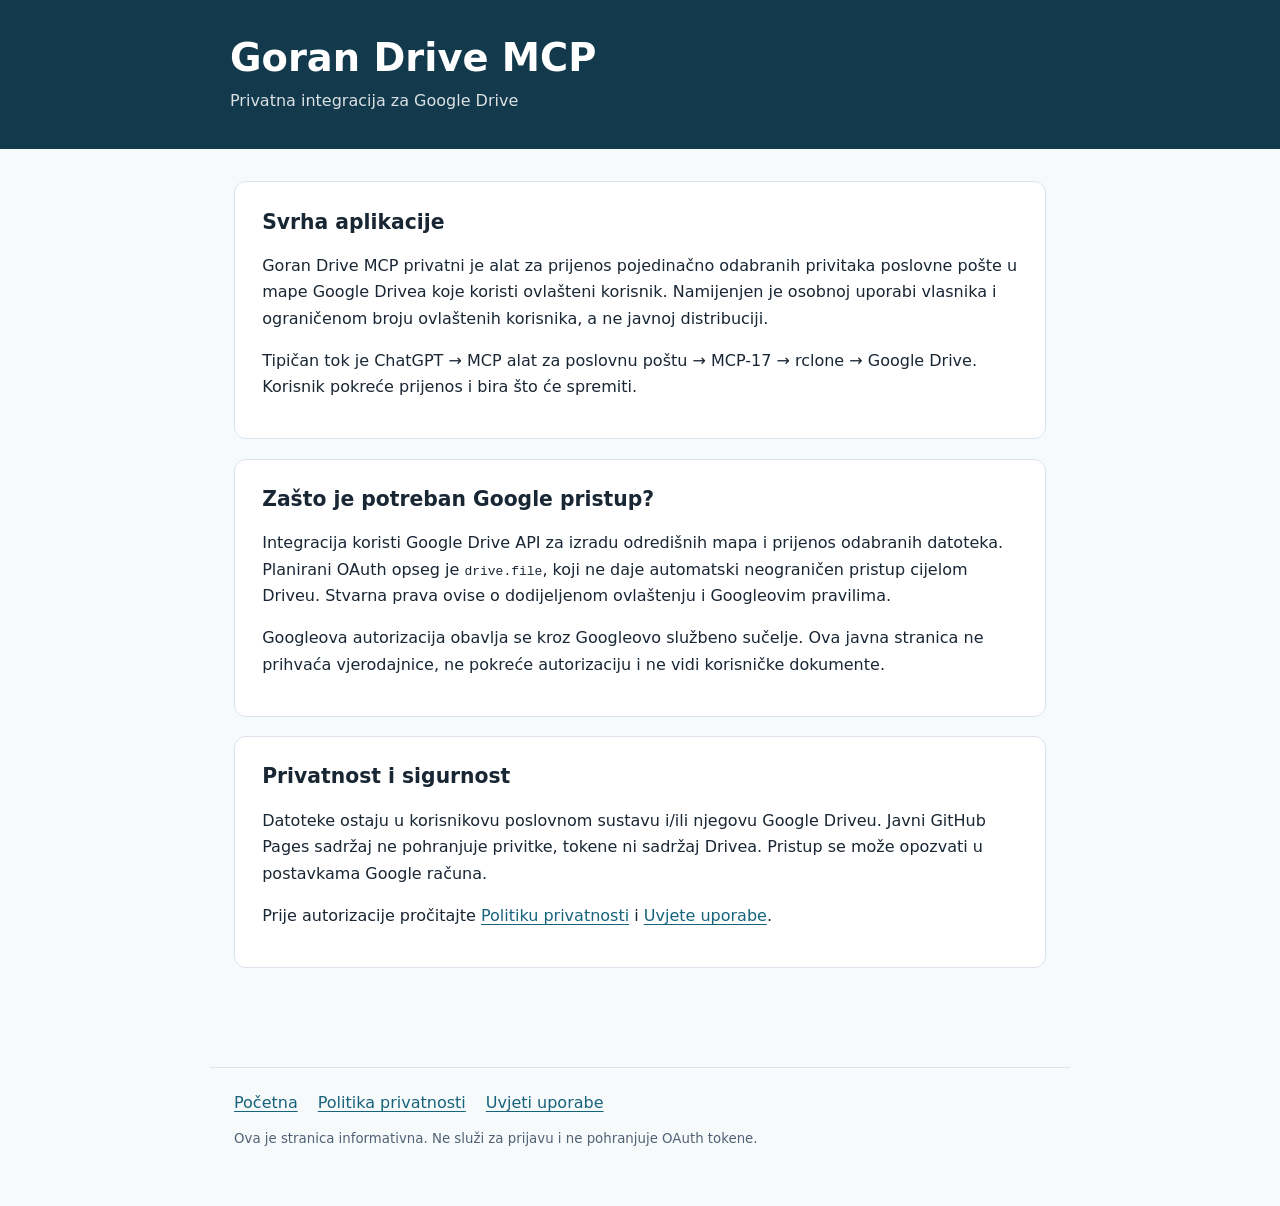
<file: index.html>
<!doctype html>
<html lang="hr">
<head>
  <meta charset="utf-8">
  <meta name="viewport" content="width=device-width,initial-scale=1">
  <meta name="description" content="Goran Drive MCP - privatna integracija odabranih privitaka poslovne pošte i Google Drivea.">
  <title>Početna | Goran Drive MCP</title>
  <link rel="stylesheet" href="style.css">
</head>
<body>
<header><h1>Goran Drive MCP</h1><p>Privatna integracija za Google Drive</p></header>
<main>
<section>
<h2>Svrha aplikacije</h2>
<p>Goran Drive MCP privatni je alat za prijenos pojedinačno odabranih privitaka poslovne pošte u mape Google Drivea koje koristi ovlašteni korisnik. Namijenjen je osobnoj uporabi vlasnika i ograničenom broju ovlaštenih korisnika, a ne javnoj distribuciji.</p>
<p>Tipičan tok je ChatGPT → MCP alat za poslovnu poštu → MCP-17 → rclone → Google Drive. Korisnik pokreće prijenos i bira što će spremiti.</p>
</section>
<section>
<h2>Zašto je potreban Google pristup?</h2>
<p>Integracija koristi Google Drive API za izradu odredišnih mapa i prijenos odabranih datoteka. Planirani OAuth opseg je <code>drive.file</code>, koji ne daje automatski neograničen pristup cijelom Driveu. Stvarna prava ovise o dodijeljenom ovlaštenju i Googleovim pravilima.</p>
<p>Googleova autorizacija obavlja se kroz Googleovo službeno sučelje. Ova javna stranica ne prihvaća vjerodajnice, ne pokreće autorizaciju i ne vidi korisničke dokumente.</p>
</section>
<section>
<h2>Privatnost i sigurnost</h2>
<p>Datoteke ostaju u korisnikovu poslovnom sustavu i/ili njegovu Google Driveu. Javni GitHub Pages sadržaj ne pohranjuje privitke, tokene ni sadržaj Drivea. Pristup se može opozvati u postavkama Google računa.</p>
<p>Prije autorizacije pročitajte <a href="privacy.html">Politiku privatnosti</a> i <a href="terms.html">Uvjete uporabe</a>.</p>
</section>
</main>
<footer>
<nav aria-label="Poveznice"><a href="index.html">Početna</a><a href="privacy.html">Politika privatnosti</a><a href="terms.html">Uvjeti uporabe</a></nav>
<small>Ova je stranica informativna. Ne služi za prijavu i ne pohranjuje OAuth tokene.</small>
</footer>
</body></html>
</file>
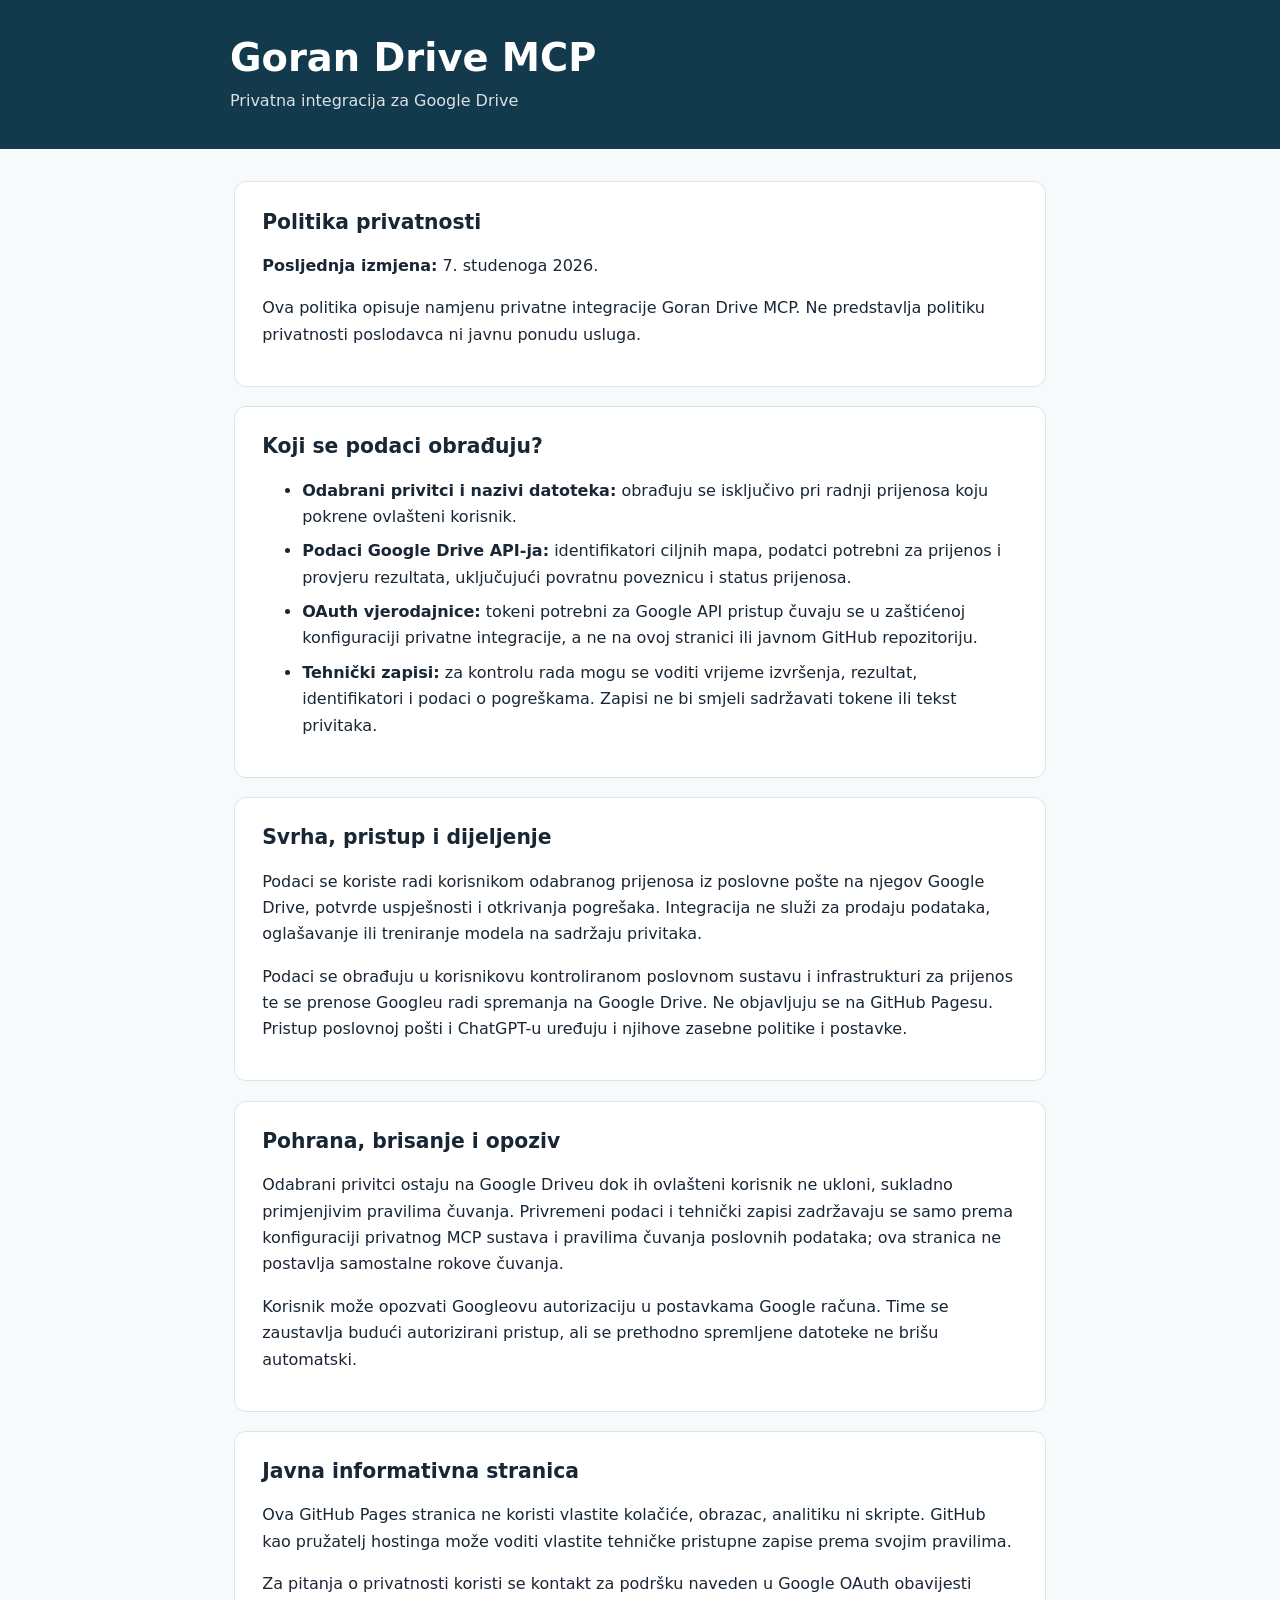
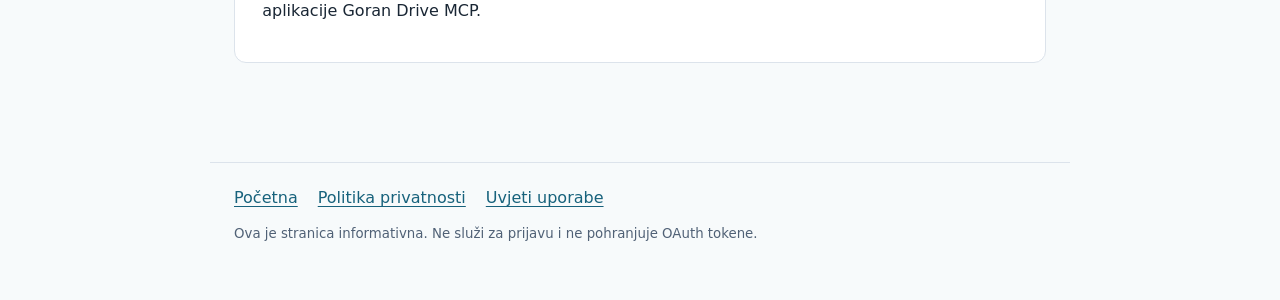
<file: privacy.html>
<!doctype html>
<html lang="hr">
<head>
  <meta charset="utf-8">
  <meta name="viewport" content="width=device-width,initial-scale=1">
  <meta name="description" content="Goran Drive MCP - privatna integracija odabranih privitaka poslovne pošte i Google Drivea.">
  <title>Politika privatnosti | Goran Drive MCP</title>
  <link rel="stylesheet" href="style.css">
</head>
<body>
<header><h1>Goran Drive MCP</h1><p>Privatna integracija za Google Drive</p></header>
<main>
<section>
<h2>Politika privatnosti</h2>
<p><strong>Posljednja izmjena:</strong> 7. studenoga 2026.</p>
<p>Ova politika opisuje namjenu privatne integracije Goran Drive MCP. Ne predstavlja politiku privatnosti poslodavca ni javnu ponudu usluga.</p>
</section>
<section>
<h2>Koji se podaci obrađuju?</h2>
<ul>
<li><strong>Odabrani privitci i nazivi datoteka:</strong> obrađuju se isključivo pri radnji prijenosa koju pokrene ovlašteni korisnik.</li>
<li><strong>Podaci Google Drive API-ja:</strong> identifikatori ciljnih mapa, podatci potrebni za prijenos i provjeru rezultata, uključujući povratnu poveznicu i status prijenosa.</li>
<li><strong>OAuth vjerodajnice:</strong> tokeni potrebni za Google API pristup čuvaju se u zaštićenoj konfiguraciji privatne integracije, a ne na ovoj stranici ili javnom GitHub repozitoriju.</li>
<li><strong>Tehnički zapisi:</strong> za kontrolu rada mogu se voditi vrijeme izvršenja, rezultat, identifikatori i podaci o pogreškama. Zapisi ne bi smjeli sadržavati tokene ili tekst privitaka.</li>
</ul>
</section>
<section>
<h2>Svrha, pristup i dijeljenje</h2>
<p>Podaci se koriste radi korisnikom odabranog prijenosa iz poslovne pošte na njegov Google Drive, potvrde uspješnosti i otkrivanja pogrešaka. Integracija ne služi za prodaju podataka, oglašavanje ili treniranje modela na sadržaju privitaka.</p>
<p>Podaci se obrađuju u korisnikovu kontroliranom poslovnom sustavu i infrastrukturi za prijenos te se prenose Googleu radi spremanja na Google Drive. Ne objavljuju se na GitHub Pagesu. Pristup poslovnoj pošti i ChatGPT-u uređuju i njihove zasebne politike i postavke.</p>
</section>
<section>
<h2>Pohrana, brisanje i opoziv</h2>
<p>Odabrani privitci ostaju na Google Driveu dok ih ovlašteni korisnik ne ukloni, sukladno primjenjivim pravilima čuvanja. Privremeni podaci i tehnički zapisi zadržavaju se samo prema konfiguraciji privatnog MCP sustava i pravilima čuvanja poslovnih podataka; ova stranica ne postavlja samostalne rokove čuvanja.</p>
<p>Korisnik može opozvati Googleovu autorizaciju u postavkama Google računa. Time se zaustavlja budući autorizirani pristup, ali se prethodno spremljene datoteke ne brišu automatski.</p>
</section>
<section>
<h2>Javna informativna stranica</h2>
<p>Ova GitHub Pages stranica ne koristi vlastite kolačiće, obrazac, analitiku ni skripte. GitHub kao pružatelj hostinga može voditi vlastite tehničke pristupne zapise prema svojim pravilima.</p>
<p>Za pitanja o privatnosti koristi se kontakt za podršku naveden u Google OAuth obavijesti aplikacije Goran Drive MCP.</p>
</section>
</main>
<footer>
<nav aria-label="Poveznice"><a href="index.html">Početna</a><a href="privacy.html">Politika privatnosti</a><a href="terms.html">Uvjeti uporabe</a></nav>
<small>Ova je stranica informativna. Ne služi za prijavu i ne pohranjuje OAuth tokene.</small>
</footer>
</body></html>
</file>
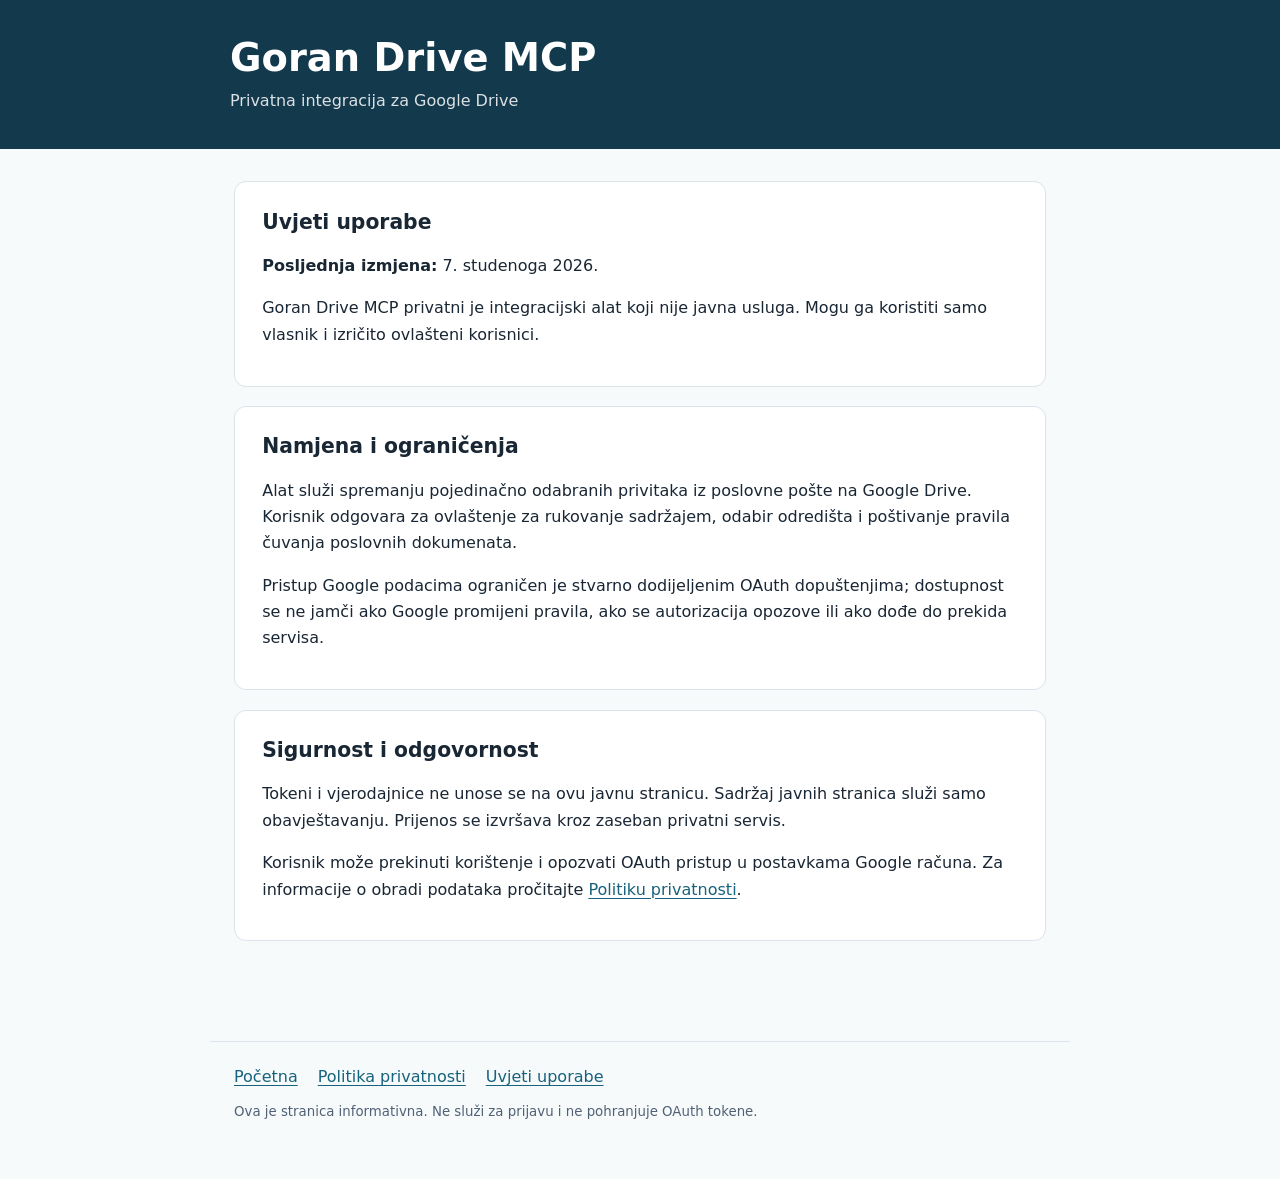
<file: terms.html>
<!doctype html>
<html lang="hr">
<head>
  <meta charset="utf-8">
  <meta name="viewport" content="width=device-width,initial-scale=1">
  <meta name="description" content="Goran Drive MCP - privatna integracija odabranih privitaka poslovne pošte i Google Drivea.">
  <title>Uvjeti uporabe | Goran Drive MCP</title>
  <link rel="stylesheet" href="style.css">
</head>
<body>
<header><h1>Goran Drive MCP</h1><p>Privatna integracija za Google Drive</p></header>
<main>
<section>
<h2>Uvjeti uporabe</h2>
<p><strong>Posljednja izmjena:</strong> 7. studenoga 2026.</p>
<p>Goran Drive MCP privatni je integracijski alat koji nije javna usluga. Mogu ga koristiti samo vlasnik i izričito ovlašteni korisnici.</p>
</section>
<section>
<h2>Namjena i ograničenja</h2>
<p>Alat služi spremanju pojedinačno odabranih privitaka iz poslovne pošte na Google Drive. Korisnik odgovara za ovlaštenje za rukovanje sadržajem, odabir odredišta i poštivanje pravila čuvanja poslovnih dokumenata.</p>
<p>Pristup Google podacima ograničen je stvarno dodijeljenim OAuth dopuštenjima; dostupnost se ne jamči ako Google promijeni pravila, ako se autorizacija opozove ili ako dođe do prekida servisa.</p>
</section>
<section>
<h2>Sigurnost i odgovornost</h2>
<p>Tokeni i vjerodajnice ne unose se na ovu javnu stranicu. Sadržaj javnih stranica služi samo obavještavanju. Prijenos se izvršava kroz zaseban privatni servis.</p>
<p>Korisnik može prekinuti korištenje i opozvati OAuth pristup u postavkama Google računa. Za informacije o obradi podataka pročitajte <a href="privacy.html">Politiku privatnosti</a>.</p>
</section>
</main>
<footer>
<nav aria-label="Poveznice"><a href="index.html">Početna</a><a href="privacy.html">Politika privatnosti</a><a href="terms.html">Uvjeti uporabe</a></nav>
<small>Ova je stranica informativna. Ne služi za prijavu i ne pohranjuje OAuth tokene.</small>
</footer>
</body></html>
</file>
<file: style.css>
:root {color-scheme:light; --ink:#192634; --muted:#506176; --line:#dce3eb; --accent:#17627c; --bg:#f7fafb;}
* {box-sizing:border-box}
body {font-family:system-ui,-apple-system,Segoe UI,Roboto,Arial,sans-serif;color:var(--ink);background:var(--bg);line-height:1.65;margin:0}
header {background:#12394c;color:#fff;padding:2.2rem max(1.4rem,calc((100vw - 820px)/2))}
header p{opacity:.85;margin:.4rem 0 0}
main {max-width:860px;margin:2rem auto;padding:0 1.5rem 3rem}
section{background:#fff;border:1px solid var(--line);border-radius:12px;margin:1.2rem 0;padding:1.35rem 1.7rem}
h1 {font-size:clamp(1.8rem,4vw,2.4rem);line-height:1.2;margin:0}
h2{font-size:1.27rem;line-height:1.35;margin-top:.3rem}
a{color:var(--accent);text-underline-offset:.18em}
li{margin:.5rem 0}
footer{max-width:860px;margin:0 auto 2rem;padding:1.4rem 1.5rem;color:var(--muted);border-top:1px solid var(--line)}
nav a{display:inline-block;margin:0 1.25rem .5rem 0}
small{color:var(--muted)}
@media(prefers-color-scheme:dark){:root{--ink:#ecf2f7;--muted:#bac9d8;--line:#384e60;--accent:#8fd1eb;--bg:#0c1823}header{background:#12394c}section{background:#172939}}
</file>
